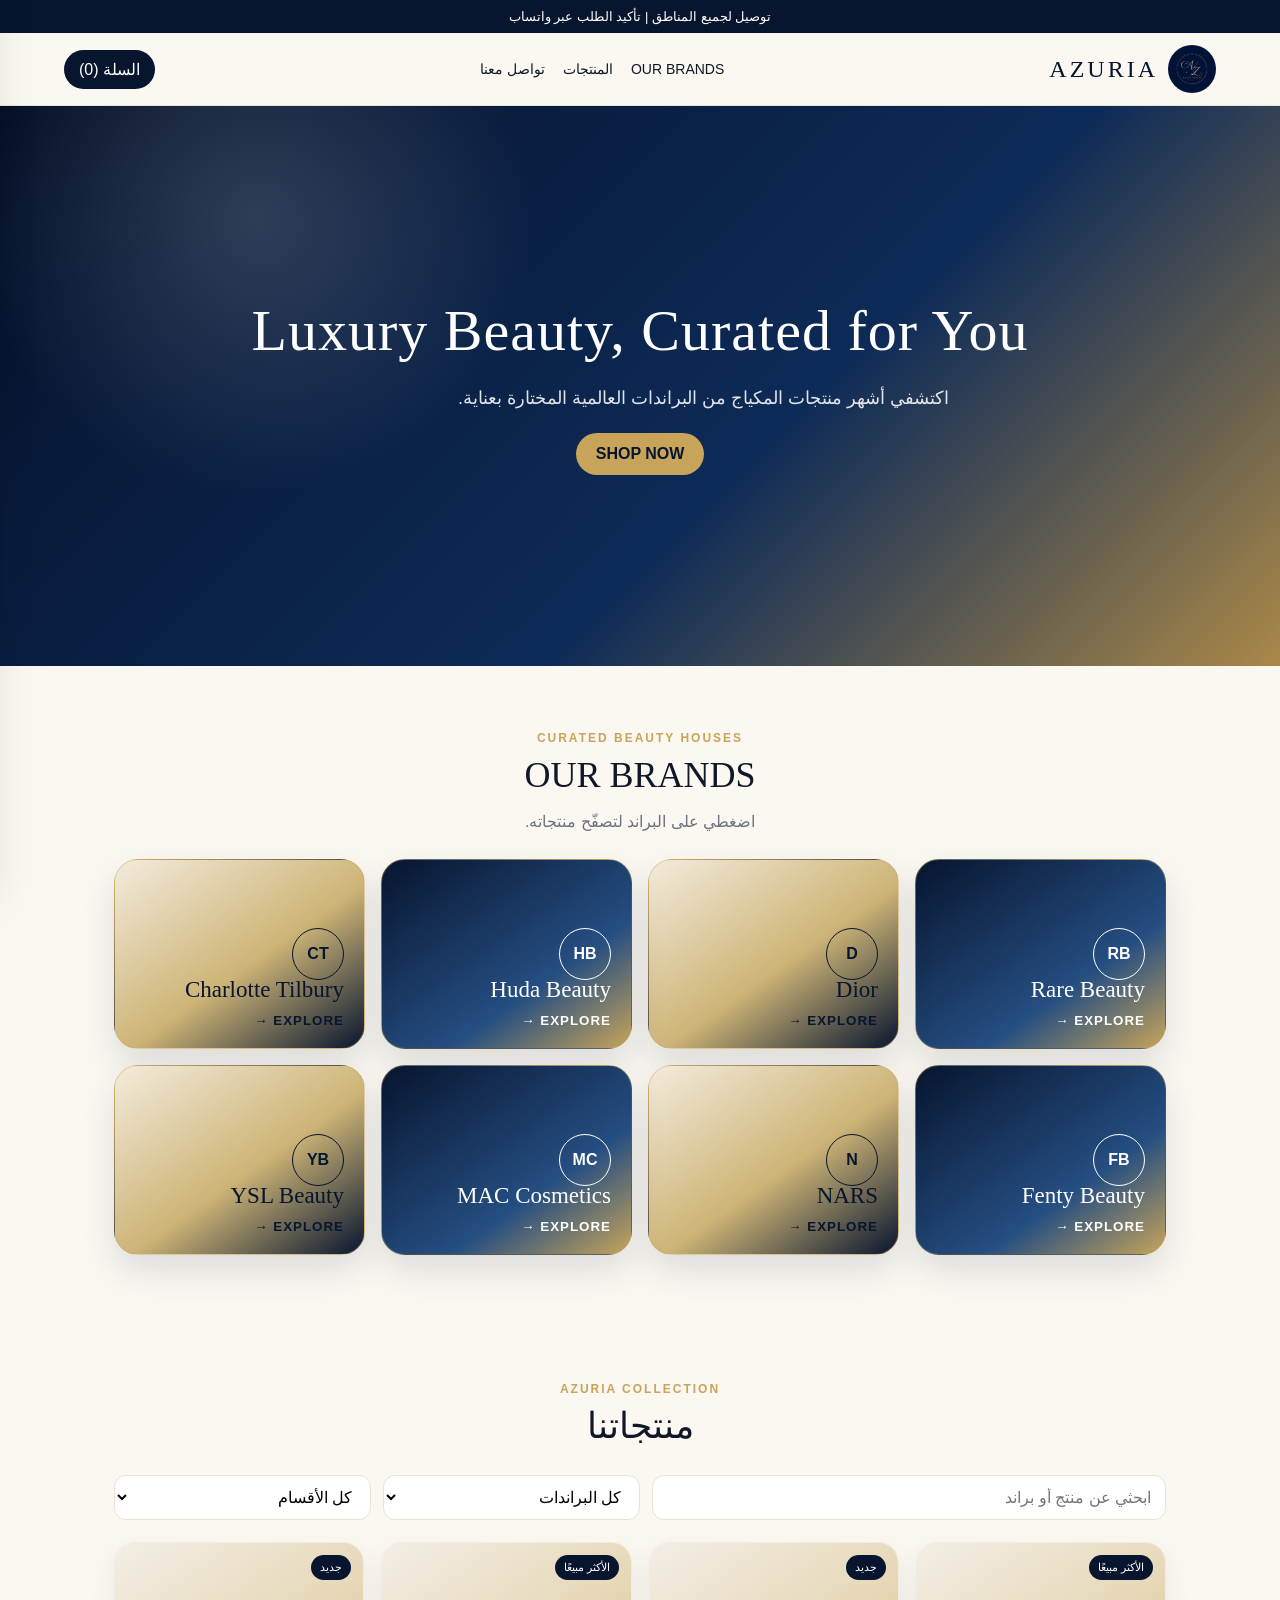
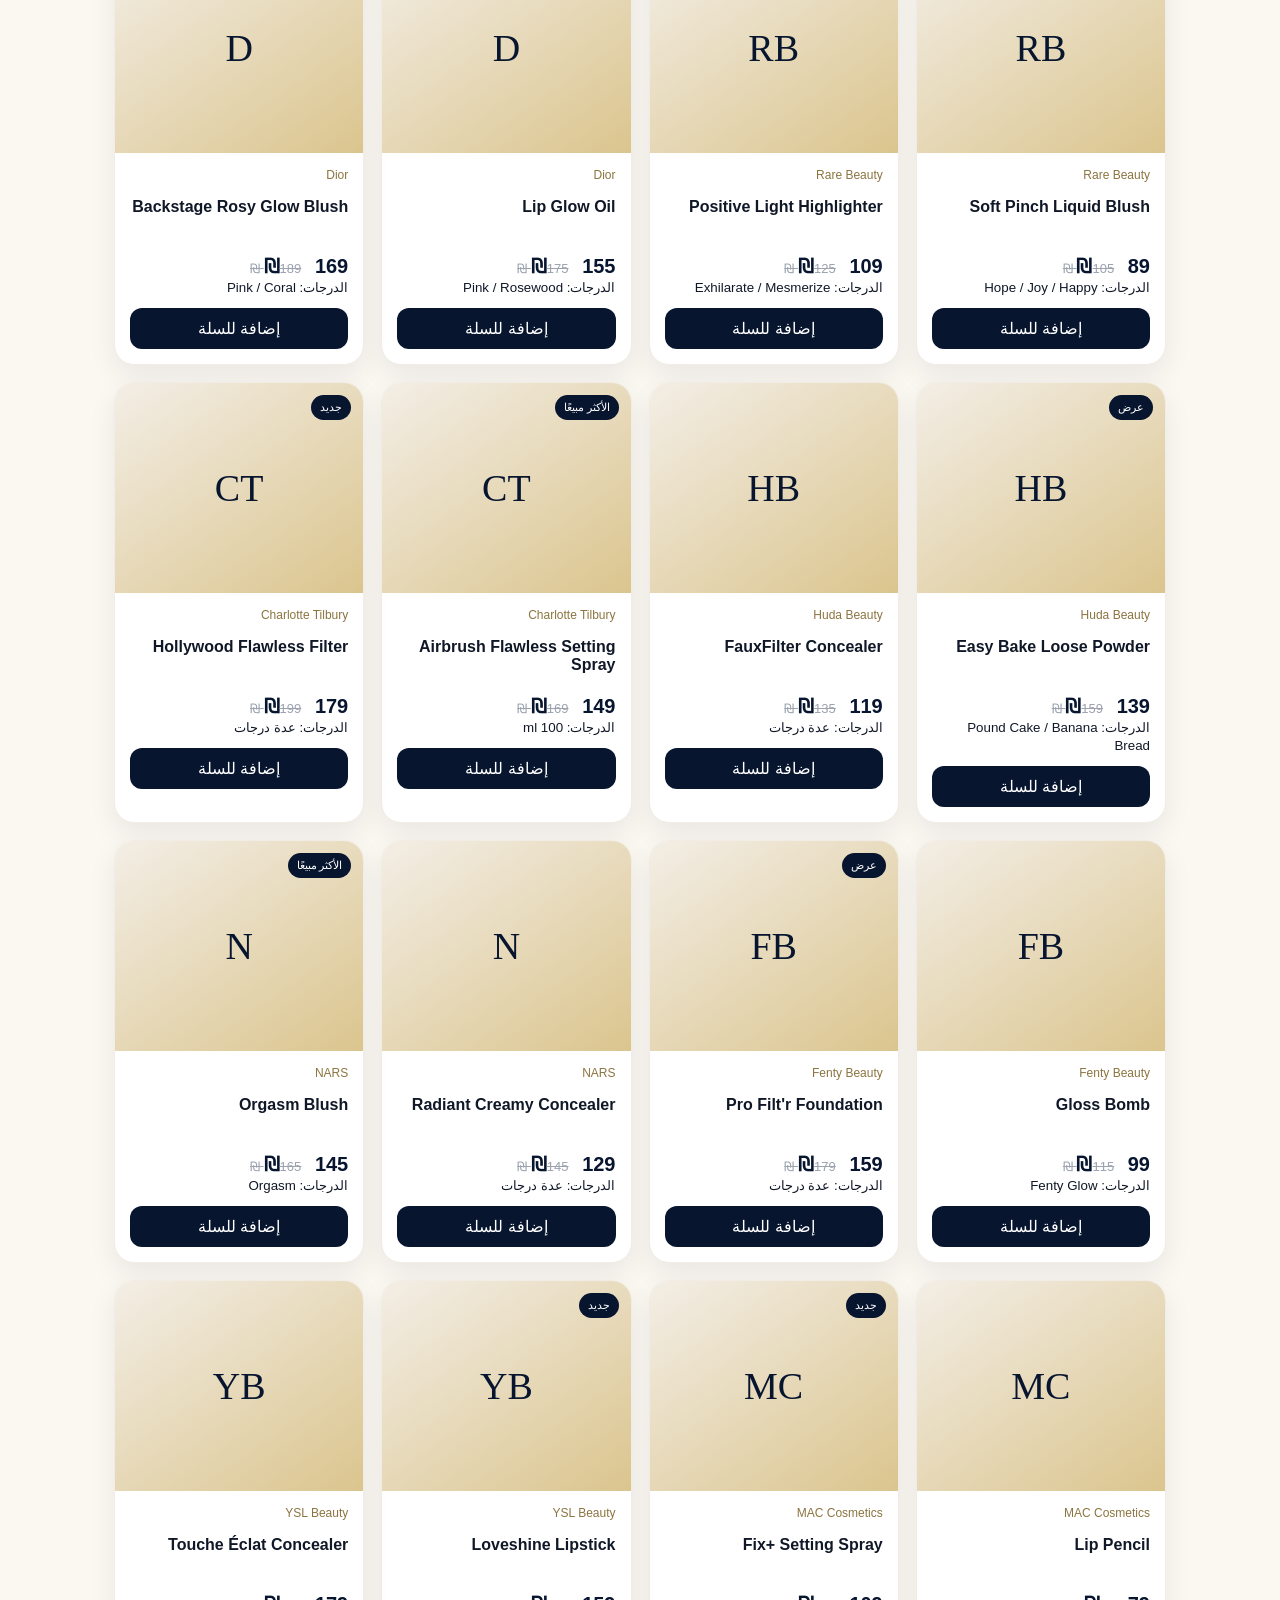
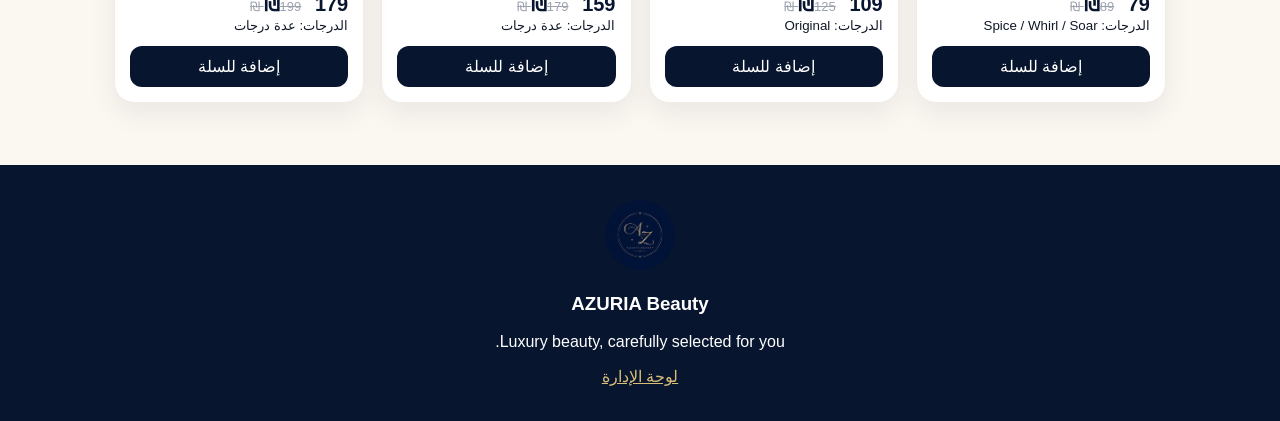
<file: index.html>
<!doctype html><html lang="ar" dir="rtl"><head><meta charset="utf-8"><meta name="viewport" content="width=device-width,initial-scale=1"><title>AZURIA Beauty</title><link rel="stylesheet" href="assets/style.css"></head><body>
<div class="announcement" id="announcement"></div>
<header class="header"><a class="brand" href="#"><img src="assets/logo.jpeg"><span>AZURIA</span></a><nav class="nav"><a href="#brands">OUR BRANDS</a><a href="#shop">المنتجات</a><a href="#footer">تواصل معنا</a></nav><button id="cartButton" class="icon-btn">السلة (<span id="cartCount">0</span>)</button></header>
<main><section class="hero"><div><h1 id="heroTitle"></h1><p id="heroText"></p><button id="shopNow" class="btn gold">SHOP NOW</button></div></section>
<section class="container" id="brands"><div class="section-head"><span class="eyebrow">CURATED BEAUTY HOUSES</span><h2>OUR BRANDS</h2><p>اضغطي على البراند لتصفّح منتجاته.</p></div><div class="brand-grid" id="brandGrid"></div></section>
<section class="container" id="shop"><div class="section-head"><span class="eyebrow">AZURIA COLLECTION</span><h2>منتجاتنا</h2></div><div class="controls"><input id="search" placeholder="ابحثي عن منتج أو براند"><select id="brandFilter"></select><select id="categoryFilter"><option value="">كل الأقسام</option><option>بلاشر</option><option>هايلايتر</option><option>شفاه</option><option>بودرة</option><option>كونسيلر</option><option>مثبت</option><option>فاونديشن</option></select></div><div class="products" id="productGrid"></div></section></main>
<aside class="drawer" id="cartDrawer"><div class="drawer-head"><h2>سلة المشتريات</h2><button class="close" id="closeCart">✕</button></div><div id="cartItems"></div><h3>المجموع: <span id="cartTotal">0</span> ₪</h3><div class="checkout"><div class="notice">بعد إنشاء الطلب سيظهر رقم طلبية. لتأكيده، أرسلي الرقم وبياناتك عبر واتساب.</div><input class="field" id="name" placeholder="الاسم الكامل"><input class="field" id="phone" placeholder="رقم الهاتف"><input class="field" id="address" placeholder="البلدة والعنوان"><textarea class="field" id="notes" placeholder="ملاحظات اختيارية"></textarea><button class="btn" id="createOrder" style="width:100%">إنشاء الطلب</button><div class="success" id="success"></div></div></aside>
<footer class="footer" id="footer"><img src="assets/logo.jpeg" style="width:70px;border-radius:50%"><h3>AZURIA Beauty</h3><p>Luxury beauty, carefully selected for you.</p><a class="admin-link" href="admin.html">لوحة الإدارة</a></footer>
<script src="assets/app.js"></script></body></html>
</file>
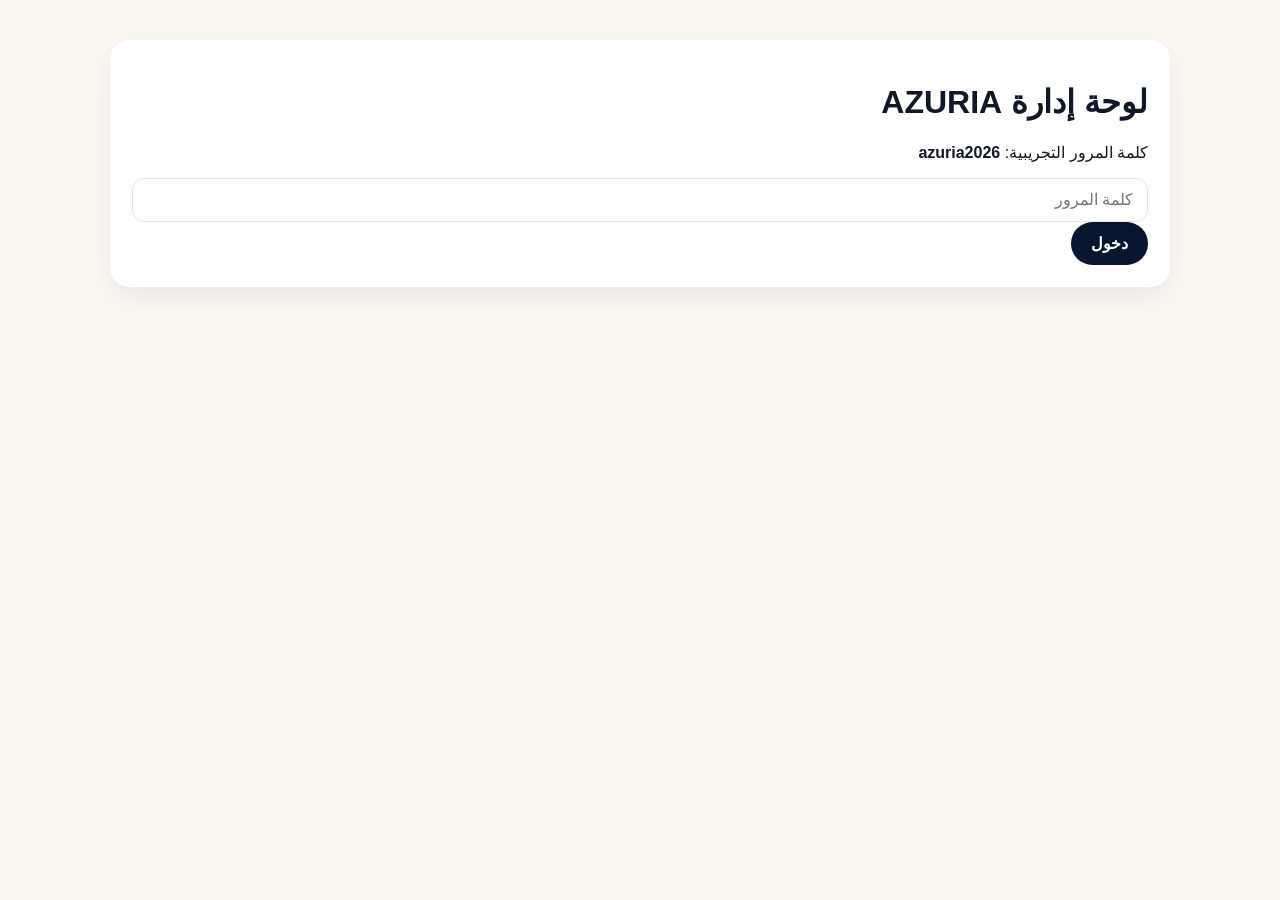
<file: admin.html>
<!doctype html><html lang="ar" dir="rtl"><head><meta charset="utf-8"><meta name="viewport" content="width=device-width,initial-scale=1"><title>AZURIA Admin</title><link rel="stylesheet" href="assets/style.css"></head><body>
<div class="admin-wrap"><div class="panel" id="loginPanel"><h1>لوحة إدارة AZURIA</h1><p>كلمة المرور التجريبية: <b>azuria2026</b></p><input class="field" id="password" type="password" placeholder="كلمة المرور"><button class="btn" id="login">دخول</button></div>
<div id="admin" style="display:none"><div class="panel"><h2>إعدادات المتجر</h2><div class="grid2"><input class="field" id="wa" placeholder="رقم واتساب بصيغة دولية"><input class="field" id="ann" placeholder="الشريط العلوي"><input class="field" id="hero" placeholder="عنوان البانر"><input class="field" id="heroTextAdmin" placeholder="نص البانر"></div><button class="btn" onclick="saveSettings()">حفظ الإعدادات</button></div>
<div class="panel"><h2>إضافة منتج</h2><div class="grid2"><input class="field" id="pName" placeholder="اسم المنتج"><input class="field" id="pBrand" placeholder="البراند"><input class="field" id="pCat" placeholder="القسم"><input class="field" id="pPrice" type="number" placeholder="السعر"><input class="field" id="pOld" type="number" placeholder="السعر القديم"><input class="field" id="pShade" placeholder="الدرجات"><input class="field" id="pBadge" placeholder="شارة: جديد / عرض"><input class="field" id="pStock" type="number" placeholder="الكمية"></div><button class="btn" onclick="addP()">إضافة المنتج</button></div>
<div class="panel"><h2>المنتجات</h2><div style="overflow:auto"><table class="admin-table"><thead><tr><th>المنتج</th><th>البراند</th><th>السعر</th><th>المخزون</th><th>الإجراء</th></tr></thead><tbody id="rows"></tbody></table></div></div>
<div class="panel"><h2>الطلبات</h2><div style="overflow:auto"><table class="admin-table"><thead><tr><th>رقم الطلب</th><th>الاسم</th><th>المجموع</th><th>الحالة</th><th>التاريخ</th></tr></thead><tbody id="orders"></tbody></table></div></div><a href="index.html">العودة للمتجر</a></div></div>
<script src="assets/admin.js"></script></body></html>
</file>
<file: assets/style.css>
:root{--navy:#07152f;--navy2:#0d2b58;--gold:#c7a45a;--cream:#fbf8f2;--ink:#101828;--muted:#6b7280;--white:#fff;--line:#e9e2d6}
*{box-sizing:border-box}html{scroll-behavior:smooth}body{margin:0;font-family:Arial,Helvetica,sans-serif;background:var(--cream);color:var(--ink)}
button,input,select,textarea{font:inherit}.announcement{background:var(--navy);color:white;text-align:center;padding:9px 14px;font-size:13px}
.header{position:sticky;top:0;z-index:40;background:rgba(251,248,242,.96);backdrop-filter:blur(14px);border-bottom:1px solid var(--line);display:flex;align-items:center;justify-content:space-between;padding:12px 5%}
.brand{display:flex;align-items:center;gap:10px;text-decoration:none;color:var(--navy)}.brand img{width:48px;height:48px;border-radius:50%;object-fit:cover}.brand span{font-family:Georgia,serif;letter-spacing:3px;font-size:24px}
.nav{display:flex;gap:18px}.nav a{text-decoration:none;color:var(--ink);font-size:14px}.icon-btn,.btn{border:0;cursor:pointer}.icon-btn{background:var(--navy);color:#fff;border-radius:999px;padding:10px 15px}.btn{border-radius:999px;padding:12px 20px;background:var(--navy);color:white;font-weight:700}.btn.gold{background:var(--gold);color:var(--navy)}
.hero{min-height:560px;display:grid;place-items:center;text-align:center;color:white;padding:60px 20px;background:radial-gradient(circle at 20% 20%,rgba(255,255,255,.16),transparent 25%),linear-gradient(135deg,#041027,#0d2b58 60%,#aa8848)}
.hero h1{font:58px Georgia,serif;letter-spacing:1px;max-width:850px;margin:0}.hero p{font-size:18px;opacity:.88;max-width:650px;line-height:1.8}
.container{max-width:1180px;margin:auto;padding:62px 5%}.section-head{text-align:center;margin-bottom:28px}.eyebrow{font-size:12px;letter-spacing:2px;color:var(--gold);font-weight:800}.section-head h2{font:36px Georgia,serif;margin:8px}.section-head p{color:var(--muted)}
.brand-grid{display:grid;grid-template-columns:repeat(4,1fr);gap:16px}.brand-card{position:relative;min-height:190px;border-radius:24px;overflow:hidden;border:1px solid rgba(199,164,90,.38);box-shadow:0 16px 35px #07152f1f;cursor:pointer;color:white;background:linear-gradient(145deg,#07152f,#254e81 65%,#c7a45a);padding:20px;text-align:right}
.brand-card:nth-child(even){background:linear-gradient(145deg,#f3ebdc,#cdb476 55%,#07152f);color:#07152f}.brand-mark{display:grid;place-items:center;width:52px;height:52px;border:1px solid currentColor;border-radius:50%;font-weight:800}.brand-card strong{position:absolute;right:20px;bottom:45px;font:23px Georgia,serif}.brand-card small{position:absolute;right:20px;bottom:20px;letter-spacing:1px;font-weight:700}
.controls{display:grid;grid-template-columns:2fr 1fr 1fr;gap:12px;margin-bottom:22px}.controls input,.controls select,.field{width:100%;padding:12px 14px;border:1px solid var(--line);border-radius:12px;background:white}
.products{display:grid;grid-template-columns:repeat(4,1fr);gap:17px}.product{background:white;border-radius:20px;overflow:hidden;box-shadow:0 11px 28px #07152f12;border:1px solid #f1ece4}.product-image{height:210px;background:linear-gradient(145deg,#f3eee6,#dbc58e);display:grid;place-items:center;font:38px Georgia,serif;color:var(--navy);position:relative}.badge{position:absolute;top:12px;right:12px;background:var(--navy);color:white;border-radius:999px;padding:6px 9px;font-size:11px}.product-body{padding:15px}.product-brand{font-size:12px;color:#8b743f}.product h3{font-size:16px;min-height:40px}.price{font-weight:800;font-size:20px;color:var(--navy)}.old{font-size:13px;text-decoration:line-through;color:#9ca3af;margin-right:8px}.add{width:100%;margin-top:12px;border:0;border-radius:12px;padding:11px;background:var(--navy);color:white;cursor:pointer}.add:disabled{background:#aaa}
.drawer{position:fixed;z-index:80;top:0;left:0;width:min(430px,100%);height:100%;background:white;box-shadow:12px 0 45px #0002;transform:translateX(-105%);transition:.25s;padding:20px;overflow:auto}.drawer.open{transform:translateX(0)}.drawer-head{display:flex;justify-content:space-between;align-items:center}.close{border:0;background:#eee;border-radius:50%;width:38px;height:38px;cursor:pointer}.cart-row{display:grid;grid-template-columns:1fr auto;gap:10px;border-bottom:1px solid #eee;padding:14px 0}.qty{display:flex;gap:6px;align-items:center}.qty button{width:28px;height:28px;border:0;border-radius:50%;cursor:pointer}.checkout{margin-top:18px}.checkout .field{margin:5px 0}.notice{background:#f6f0df;padding:12px;border-radius:12px;font-size:13px;line-height:1.6}.success{display:none;margin-top:15px;padding:15px;border-radius:12px;background:#e9f7ee}.empty{text-align:center;color:var(--muted);grid-column:1/-1;padding:40px}
.footer{background:var(--navy);color:white;text-align:center;padding:35px 20px}.admin-link{color:#d8bd78}
.admin-wrap{max-width:1100px;margin:40px auto;padding:0 20px}.panel{background:white;border-radius:20px;padding:22px;box-shadow:0 10px 30px #07152f12;margin-bottom:20px}.grid2{display:grid;grid-template-columns:1fr 1fr;gap:12px}.admin-table{width:100%;border-collapse:collapse}.admin-table th,.admin-table td{padding:11px;border-bottom:1px solid #eee;text-align:right;font-size:13px}.danger{background:#b42318}.secondary{background:#667085}
@media(max-width:900px){.brand-grid,.products{grid-template-columns:repeat(2,1fr)}.nav{display:none}.controls{grid-template-columns:1fr}.hero h1{font-size:42px}}
@media(max-width:500px){.brand-grid,.products{grid-template-columns:1fr 1fr;gap:10px}.brand-card{min-height:150px;padding:14px}.brand-card strong{font-size:18px}.product-image{height:150px}.container{padding:44px 4%}.brand span{font-size:19px}.brand img{width:40px;height:40px}}
</file>
